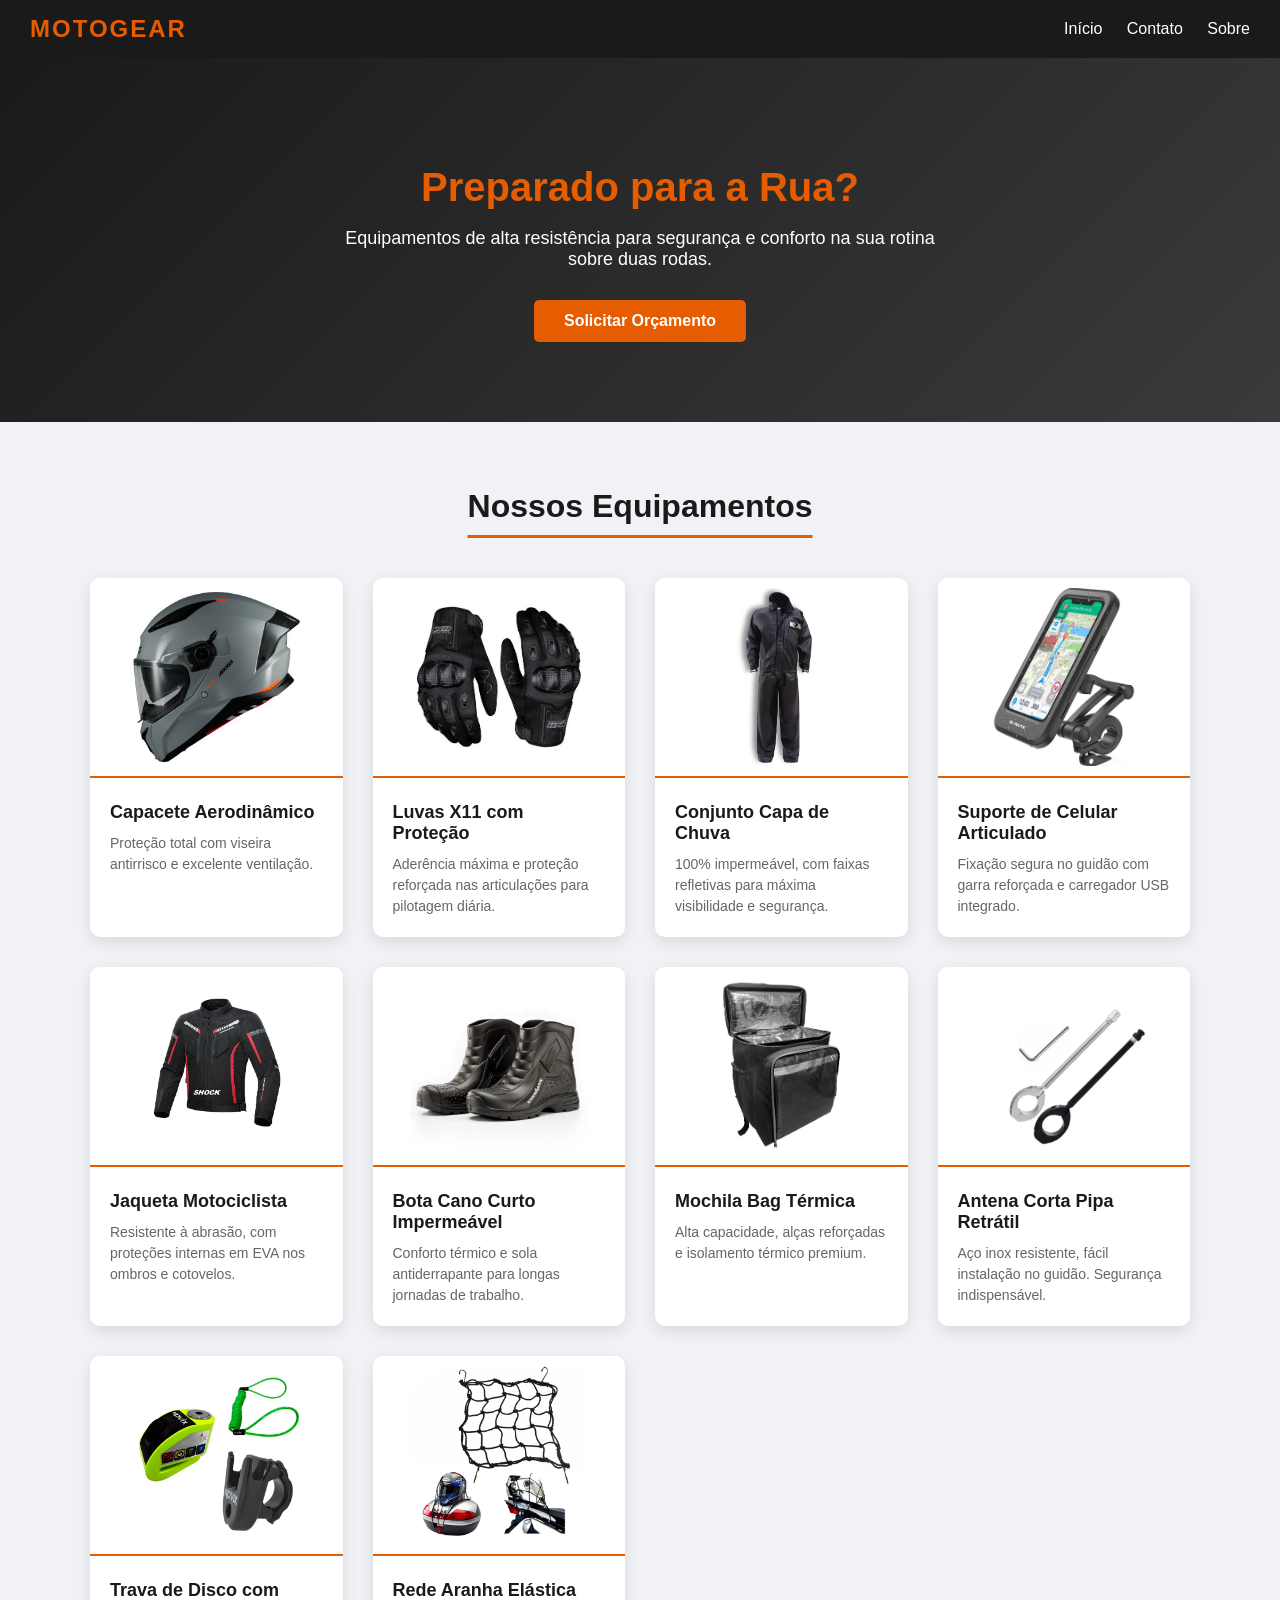
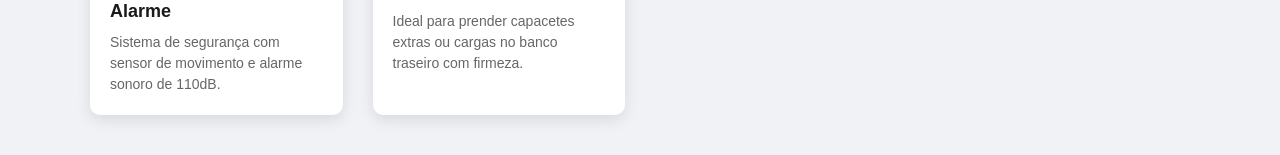
<file: index.html>
<!DOCTYPE html>
<html lang="pt-BR">
<head>
    <meta charset="UTF-8">
    <meta name="viewport" content="width=device-width, initial-scale=1.0">
    <title>MotoGear - Equipamentos</title>
    <link rel="stylesheet" href="estilos/style.css">
</head>
<body>
    <nav class="navbar">
        <div class="logo">MotoGear</div>
        <div class="links">
            <a href="index.html">Início</a>
            <a href="form.html">Contato</a>
            <a href="about.html">Sobre</a>
        </div>
    </nav>

    <header class="hero">
        <div class="hero-content">
            <h1>Preparado para a Rua?</h1>
            <p>Equipamentos de alta resistência para segurança e conforto na sua rotina sobre duas rodas.</p>
            <a href="form.html" class="btn-destaque">Solicitar Orçamento</a>
        </div>
    </header>

    <main class="container">
        <h2 class="titulo-secao">Nossos Equipamentos</h2>
        <div class="produtos-grid">
            
            <div class="produto-card">
                <img src="imagens/1.jpg" alt="Capacete Fechado" class="produto-img">
                <div class="produto-info">
                    <h3>Capacete Aerodinâmico</h3>
                    <p>Proteção total com viseira antirrisco e excelente ventilação.</p>
                </div>
            </div>

            <div class="produto-card">
                <img src="imagens/2.jpg" alt="Luvas X11" class="produto-img">
                <div class="produto-info">
                    <h3>Luvas X11 com Proteção</h3>
                    <p>Aderência máxima e proteção reforçada nas articulações para pilotagem diária.</p>
                </div>
            </div>

            <div class="produto-card">
                <img src="imagens/3.jpg" alt="Conjunto Capa de Chuva" class="produto-img">
                <div class="produto-info">
                    <h3>Conjunto Capa de Chuva</h3>
                    <p>100% impermeável, com faixas refletivas para máxima visibilidade e segurança.</p>
                </div>
            </div>

            <div class="produto-card">
                <img src="imagens/4.jpg" alt="Suporte de Celular" class="produto-img">
                <div class="produto-info">
                    <h3>Suporte de Celular Articulado</h3>
                    <p>Fixação segura no guidão com garra reforçada e carregador USB integrado.</p>
                </div>
            </div>

            <div class="produto-card">
                <img src="imagens/5.jpg" alt="Jaqueta Protetora" class="produto-img">
                <div class="produto-info">
                    <h3>Jaqueta Motociclista</h3>
                    <p>Resistente à abrasão, com proteções internas em EVA nos ombros e cotovelos.</p>
                </div>
            </div>

            <div class="produto-card">
                <img src="imagens/6.jpg" alt="Bota Impermeável" class="produto-img">
                <div class="produto-info">
                    <h3>Bota Cano Curto Impermeável</h3>
                    <p>Conforto térmico e sola antiderrapante para longas jornadas de trabalho.</p>
                </div>
            </div>

            <div class="produto-card">
                <img src="imagens/7.jpg" alt="Mochila Bag Delivery" class="produto-img">
                <div class="produto-info">
                    <h3>Mochila Bag Térmica</h3>
                    <p>Alta capacidade, alças reforçadas e isolamento térmico premium.</p>
                </div>
            </div>

            <div class="produto-card">
                <img src="imagens/8.jpg" alt="Antena Corta Pipa" class="produto-img">
                <div class="produto-info">
                    <h3>Antena Corta Pipa Retrátil</h3>
                    <p>Aço inox resistente, fácil instalação no guidão. Segurança indispensável.</p>
                </div>
            </div>

            <div class="produto-card">
                <img src="imagens/9.jpg" alt="Trava de Disco" class="produto-img">
                <div class="produto-info">
                    <h3>Trava de Disco com Alarme</h3>
                    <p>Sistema de segurança com sensor de movimento e alarme sonoro de 110dB.</p>
                </div>
            </div>

            <div class="produto-card">
                <img src="imagens/10.jpg" alt="Rede Aranha" class="produto-img">
                <div class="produto-info">
                    <h3>Rede Aranha Elástica</h3>
                    <p>Ideal para prender capacetes extras ou cargas no banco traseiro com firmeza.</p>
                </div>
            </div>

        </div>
    </main>
</body>
</html>
</file>
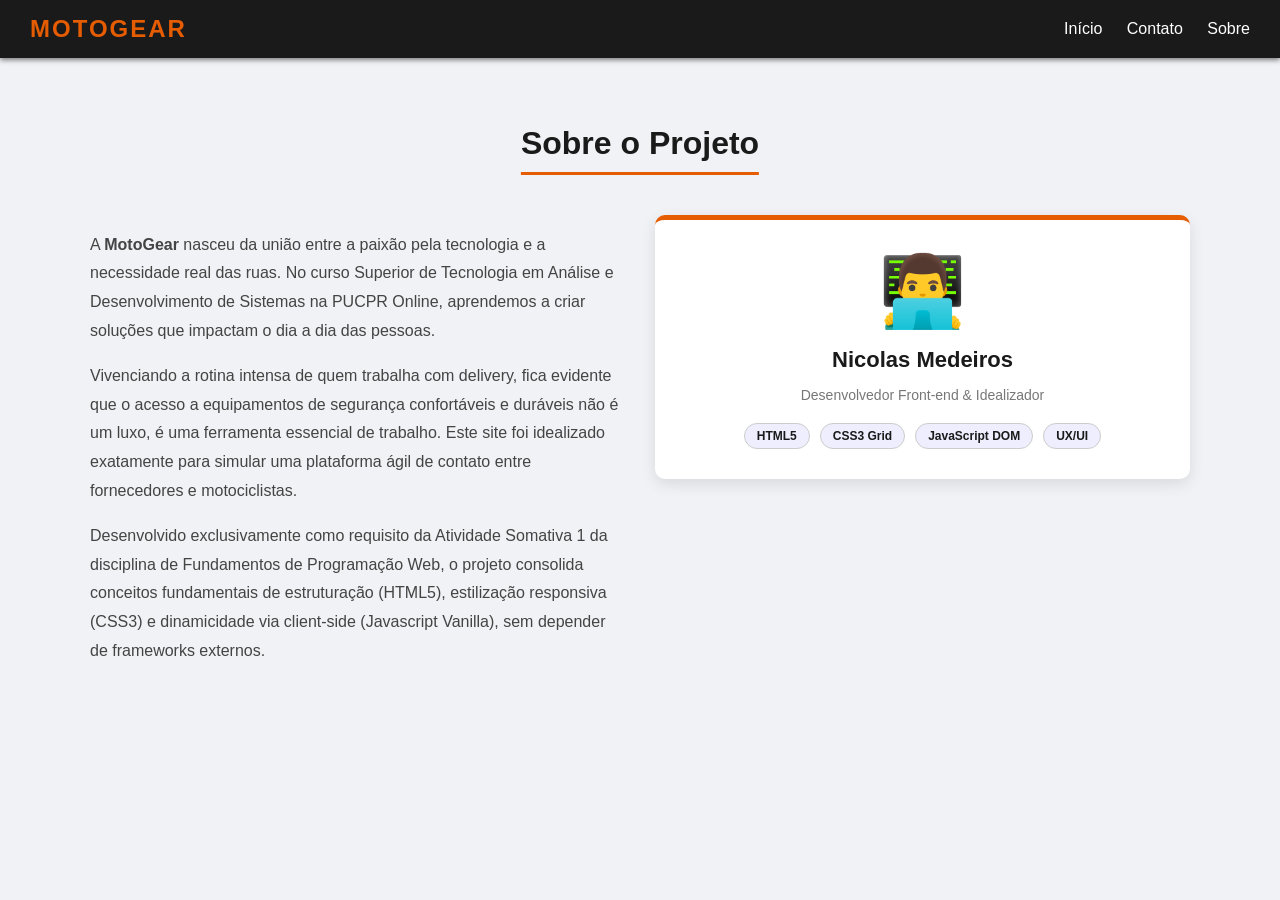
<file: about.html>
<!DOCTYPE html>
<html lang="pt-BR">
<head>
    <meta charset="UTF-8">
    <meta name="viewport" content="width=device-width, initial-scale=1.0">
    <title>MotoGear - Sobre</title>
    <link rel="stylesheet" href="estilos/style.css">
</head>
<body>
    <nav class="navbar">
        <div class="logo">MotoGear</div>
        <div class="links">
            <a href="index.html">Início</a>
            <a href="form.html">Contato</a>
            <a href="about.html">Sobre</a>
        </div>
    </nav>

    <div class="container">
        <h2 class="titulo-secao">Sobre o Projeto</h2>
        
        <div class="layout-dividido">
            <div class="projeto-texto">
                <p>A <strong>MotoGear</strong> nasceu da união entre a paixão pela tecnologia e a necessidade real das ruas. No curso Superior de Tecnologia em Análise e Desenvolvimento de Sistemas na PUCPR Online, aprendemos a criar soluções que impactam o dia a dia das pessoas.</p>
                
                <p>Vivenciando a rotina intensa de quem trabalha com delivery, fica evidente que o acesso a equipamentos de segurança confortáveis e duráveis não é um luxo, é uma ferramenta essencial de trabalho. Este site foi idealizado exatamente para simular uma plataforma ágil de contato entre fornecedores e motociclistas.</p>
                
                <p>Desenvolvido exclusivamente como requisito da Atividade Somativa 1 da disciplina de Fundamentos de Programação Web, o projeto consolida conceitos fundamentais de estruturação (HTML5), estilização responsiva (CSS3) e dinamicidade via client-side (Javascript Vanilla), sem depender de frameworks externos.</p>
            </div>

            <div class="perfil-card">
                <div class="avatar">👨‍💻</div>
                <h3>Nicolas Medeiros</h3>
                <p>Desenvolvedor Front-end & Idealizador</p>
                
                <div class="skills">
                    <span>HTML5</span>
                    <span>CSS3 Grid</span>
                    <span>JavaScript DOM</span>
                    <span>UX/UI</span>
                </div>
            </div>
        </div>
    </div>
</body>
</html>
</file>
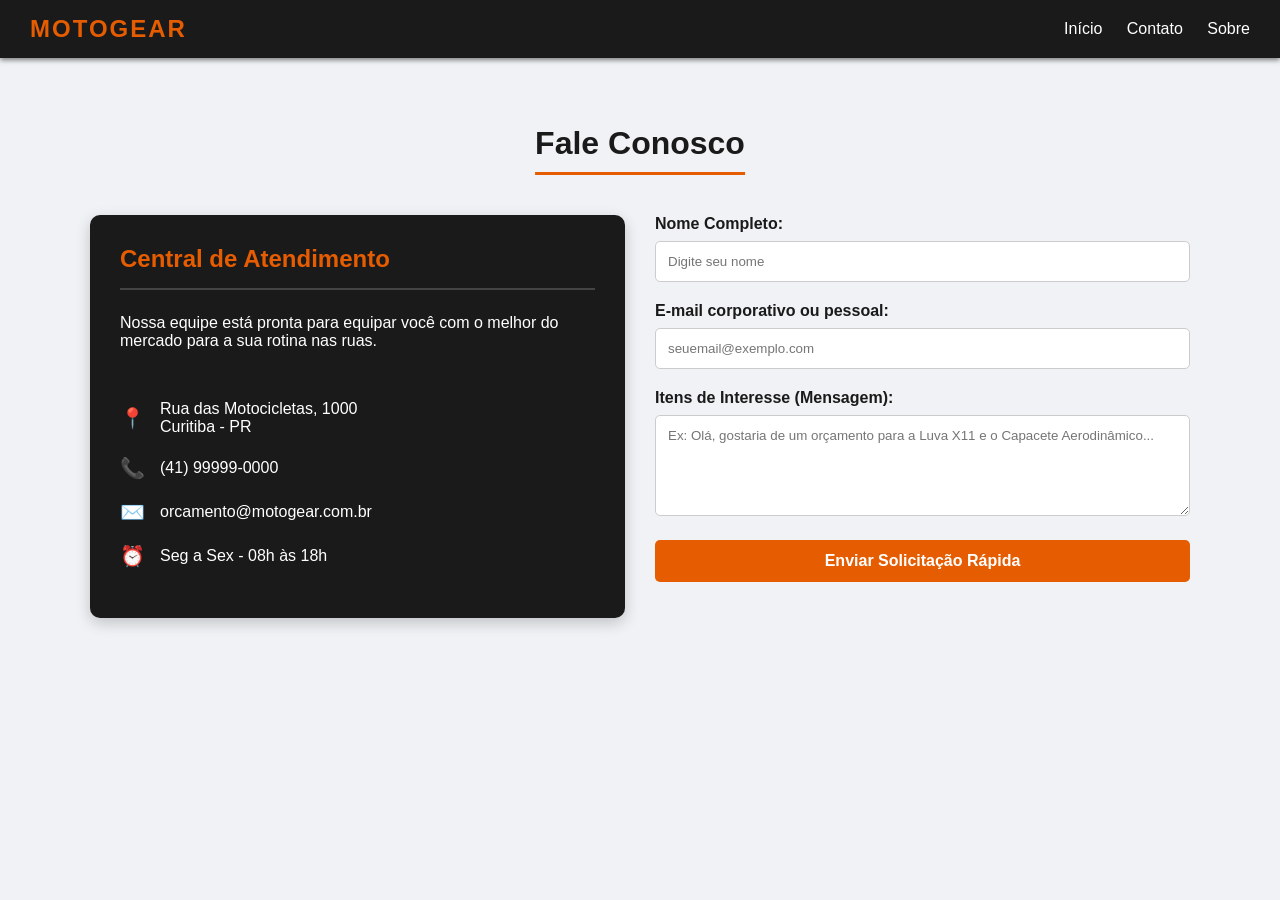
<file: form.html>
<!DOCTYPE html>
<html lang="pt-BR">
<head>
    <meta charset="UTF-8">
    <meta name="viewport" content="width=device-width, initial-scale=1.0">
    <title>MotoGear - Contato</title>
    <link rel="stylesheet" href="estilos/style.css">
</head>
<body>
    <nav class="navbar">
        <div class="logo">MotoGear</div>
        <div class="links">
            <a href="index.html">Início</a>
            <a href="form.html">Contato</a>
            <a href="about.html">Sobre</a>
        </div>
    </nav>

    <div class="container">
        <h2 class="titulo-secao">Fale Conosco</h2>
        
        <div class="layout-dividido">
            <div class="info-contato">
                <h3>Central de Atendimento</h3>
                <p>Nossa equipe está pronta para equipar você com o melhor do mercado para a sua rotina nas ruas.</p>
                <br>
                <ul>
                    <li><span>📍</span> Rua das Motocicletas, 1000<br>Curitiba - PR</li>
                    <li><span>📞</span> (41) 99999-0000</li>
                    <li><span>✉️</span> orcamento@motogear.com.br</li>
                    <li><span>⏰</span> Seg a Sex - 08h às 18h</li>
                </ul>
            </div>

            <div class="formulario-contato">
                <form action="formAction.html" method="GET" onsubmit="return validarFormulario()">
                    <div class="form-group">
                        <label for="nome">Nome Completo:</label>
                        <input type="text" id="nome" name="nome" placeholder="Digite seu nome">
                    </div>
                    
                    <div class="form-group">
                        <label for="email">E-mail corporativo ou pessoal:</label>
                        <input type="text" id="email" name="email" placeholder="seuemail@exemplo.com">
                    </div>

                    <div class="form-group">
                        <label for="mensagem">Itens de Interesse (Mensagem):</label>
                        <textarea id="mensagem" name="mensagem" rows="5" placeholder="Ex: Olá, gostaria de um orçamento para a Luva X11 e o Capacete Aerodinâmico..."></textarea>
                    </div>

                    <button type="submit" class="btn-enviar">Enviar Solicitação Rápida</button>
                </form>
            </div>
        </div>
    </div>

    <script src="script/main.js"></script>
</body>
</html>
</file>
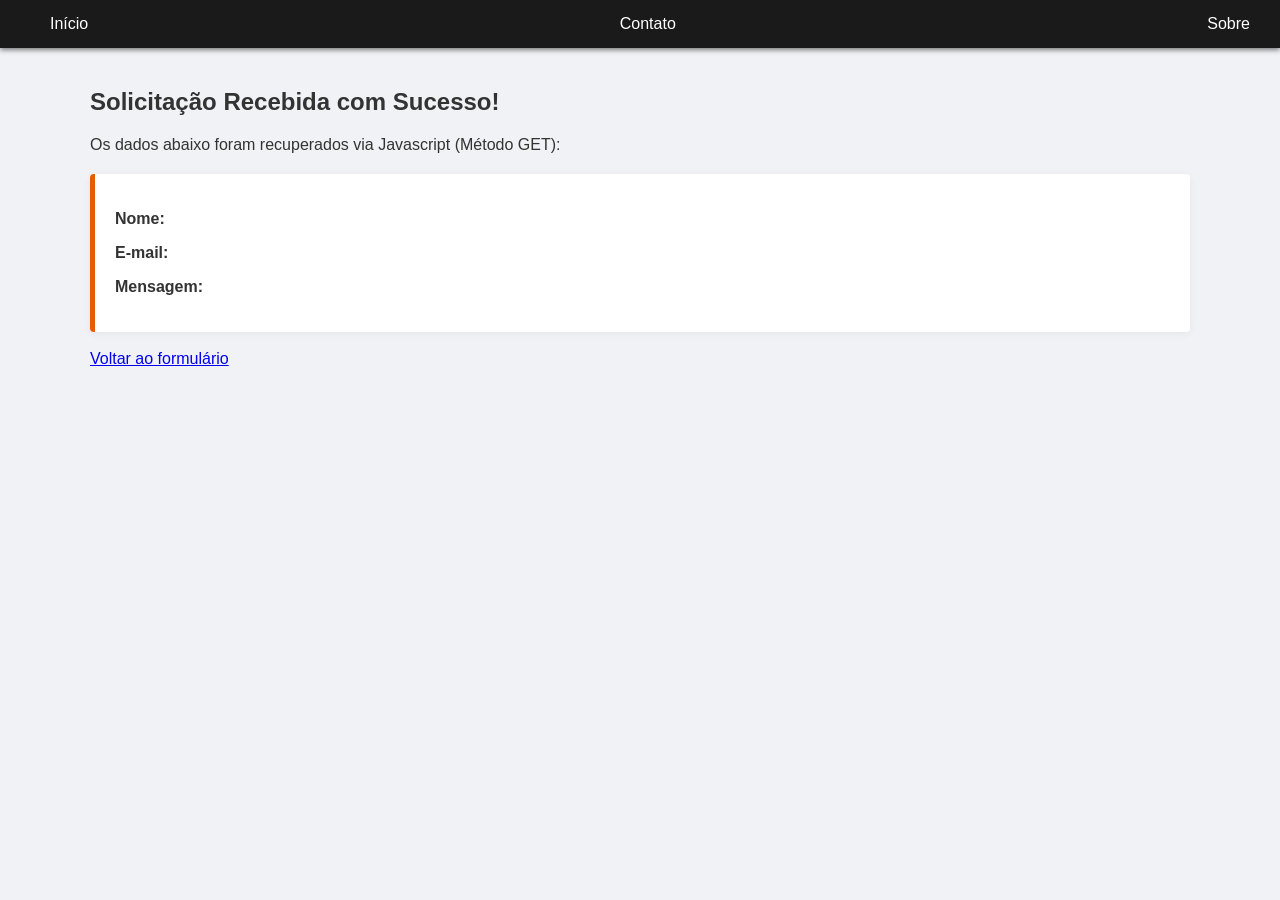
<file: formAction.html>
<!DOCTYPE html>
<html lang="pt-BR">
<head>
    <meta charset="UTF-8">
    <meta name="viewport" content="width=device-width, initial-scale=1.0">
    <title>MotoGear - Sucesso</title>
    <link rel="stylesheet" href="estilos/style.css">
</head>
<body>
    <nav class="navbar">
        <a href="index.html">Início</a>
        <a href="form.html">Contato</a>
        <a href="about.html">Sobre</a>
    </nav>

    <div class="container">
        <h2>Solicitação Recebida com Sucesso!</h2>
        <p>Os dados abaixo foram recuperados via Javascript (Método GET):</p>
        
        <div class="resultado-box">
            <p><strong>Nome:</strong> <span id="resNome"></span></p>
            <p><strong>E-mail:</strong> <span id="resEmail"></span></p>
            <p><strong>Mensagem:</strong> <span id="resMensagem"></span></p>
        </div>
        <br>
        <a href="form.html">Voltar ao formulário</a>
    </div>

    <script src="script/main.js"></script>
</body>
</html>
</file>
<file: estilos/style.css>
/* style.css */
:root {
    --cor-primaria: #e65c00;
    --cor-secundaria: #1a1a1a;
    --cor-fundo: #f0f2f5;
    --cor-texto: #333;
}

body {
    font-family: 'Segoe UI', Tahoma, Geneva, Verdana, sans-serif;
    background-color: var(--cor-fundo);
    color: var(--cor-texto);
    margin: 0;
    padding: 0;
}

/* Navbar */
.navbar {
    background-color: var(--cor-secundaria);
    padding: 15px 30px;
    display: flex;
    justify-content: space-between;
    align-items: center;
    box-shadow: 0 2px 5px rgba(0,0,0,0.5);
}

.navbar .logo {
    color: var(--cor-primaria);
    font-size: 24px;
    font-weight: bold;
    text-transform: uppercase;
    letter-spacing: 2px;
}

.navbar a {
    color: white;
    text-decoration: none;
    margin-left: 20px;
    font-weight: 500;
    font-size: 16px;
    transition: color 0.3s;
}

.navbar a:hover {
    color: var(--cor-primaria);
}

/* Hero Banner */
.hero {
    background-color: #2c3e50;
    background-image: linear-gradient(135deg, #1a1a1a 0%, #3a3a3a 100%);
    color: white;
    padding: 80px 20px;
    text-align: center;
}

.hero h1 {
    font-size: 40px;
    margin-bottom: 15px;
    color: var(--cor-primaria);
}

.hero p {
    font-size: 18px;
    margin-bottom: 30px;
    max-width: 600px;
    margin-left: auto;
    margin-right: auto;
}

.btn-destaque {
    background-color: var(--cor-primaria);
    color: white;
    padding: 12px 30px;
    text-decoration: none;
    font-weight: bold;
    border-radius: 5px;
    transition: background 0.3s, transform 0.2s;
    display: inline-block;
}

.btn-destaque:hover {
    background-color: #ff7a29;
    transform: scale(1.05);
}

/* Container Geral */
.container {
    max-width: 1100px;
    margin: 40px auto;
    padding: 0 20px;
}

.titulo-secao {
    text-align: center;
    font-size: 32px;
    margin-bottom: 40px;
    color: var(--cor-secundaria);
    border-bottom: 3px solid var(--cor-primaria);
    display: inline-block;
    padding-bottom: 10px;
    position: relative;
    left: 50%;
    transform: translateX(-50%);
}

/* Grid de Produtos */
.produtos-grid {
    display: grid;
    grid-template-columns: repeat(auto-fit, minmax(250px, 1fr));
    gap: 30px;
}

.produto-card {
    background: white;
    border-radius: 10px;
    overflow: hidden;
    box-shadow: 0 5px 15px rgba(0,0,0,0.1);
    transition: transform 0.3s ease, box-shadow 0.3s ease;
}

.produto-card:hover {
    transform: translateY(-10px);
    box-shadow: 0 10px 20px rgba(0,0,0,0.2);
}

.produto-img {
    width: 100%;
    height: 200px; 
    object-fit: contain; 
    background-color: #ffffff; 
    border-bottom: 2px solid var(--cor-primaria);
    padding: 10px; 
    box-sizing: border-box;
}

.produto-info {
    padding: 20px;
}

.produto-info h3 {
    margin: 0 0 10px 0;
    font-size: 18px;
    color: var(--cor-secundaria);
}

.produto-info p {
    margin: 0;
    font-size: 14px;
    color: #666;
    line-height: 1.5;
}

/* Formulários */
.form-group {
    margin-bottom: 20px;
}

.form-group label {
    display: block;
    margin-bottom: 8px;
    font-weight: bold;
    color: var(--cor-secundaria);
}

.form-group input, .form-group textarea {
    width: 100%;
    padding: 12px;
    border: 1px solid #ccc;
    border-radius: 5px;
    box-sizing: border-box;
    font-family: inherit;
}

.form-group input:focus, .form-group textarea:focus {
    border-color: var(--cor-primaria);
    outline: none;
    box-shadow: 0 0 5px rgba(230, 92, 0, 0.3);
}

.btn-enviar {
    background-color: var(--cor-primaria);
    color: white;
    border: none;
    padding: 12px 25px;
    font-size: 16px;
    cursor: pointer;
    border-radius: 5px;
    font-weight: bold;
    transition: background 0.3s;
    width: 100%;
}

.btn-enviar:hover {
    background-color: #ff7a29;
}

.resultado-box {
    background-color: white;
    padding: 20px;
    border-left: 5px solid var(--cor-primaria);
    box-shadow: 0 2px 10px rgba(0,0,0,0.05);
    border-radius: 4px;
    margin-top: 20px;
}
/* Layout Dividido para Contato e Sobre (Responsivo) */
.layout-dividido {
    display: grid;
    grid-template-columns: repeat(auto-fit, minmax(300px, 1fr));
    gap: 30px;
    align-items: start;
}

/* Estilos do Painel de Contato Lateral */
.info-contato {
    background: var(--cor-secundaria);
    color: white;
    padding: 30px;
    border-radius: 10px;
    box-shadow: 0 5px 15px rgba(0,0,0,0.2);
}

.info-contato h3 {
    color: var(--cor-primaria);
    margin-top: 0;
    font-size: 24px;
    border-bottom: 2px solid #444;
    padding-bottom: 15px;
}

.info-contato ul {
    list-style: none;
    padding: 0;
}

.info-contato li {
    margin-bottom: 20px;
    font-size: 16px;
    display: flex;
    align-items: center;
}

.info-contato span {
    font-size: 20px;
    margin-right: 15px;
}

/* Estilos do Card de Perfil (Página Sobre) */
.projeto-texto {
    line-height: 1.8;
    font-size: 16px;
    color: #444;
}

.perfil-card {
    background: white;
    padding: 30px;
    text-align: center;
    border-radius: 10px;
    box-shadow: 0 5px 15px rgba(0,0,0,0.1);
    border-top: 5px solid var(--cor-primaria);
}

.avatar {
    font-size: 70px;
    margin-bottom: 15px;
}

.perfil-card h3 {
    margin: 0 0 5px 0;
    color: var(--cor-secundaria);
    font-size: 22px;
}

.perfil-card p {
    color: #777;
    font-size: 14px;
    margin-bottom: 20px;
}

.skills {
    display: flex;
    justify-content: center;
    gap: 10px;
    flex-wrap: wrap;
}

.skills span {
    background: #eef;
    padding: 5px 12px;
    border-radius: 20px;
    font-size: 12px;
    font-weight: bold;
    color: var(--cor-secundaria);
    border: 1px solid #ccc;
}
</file>
